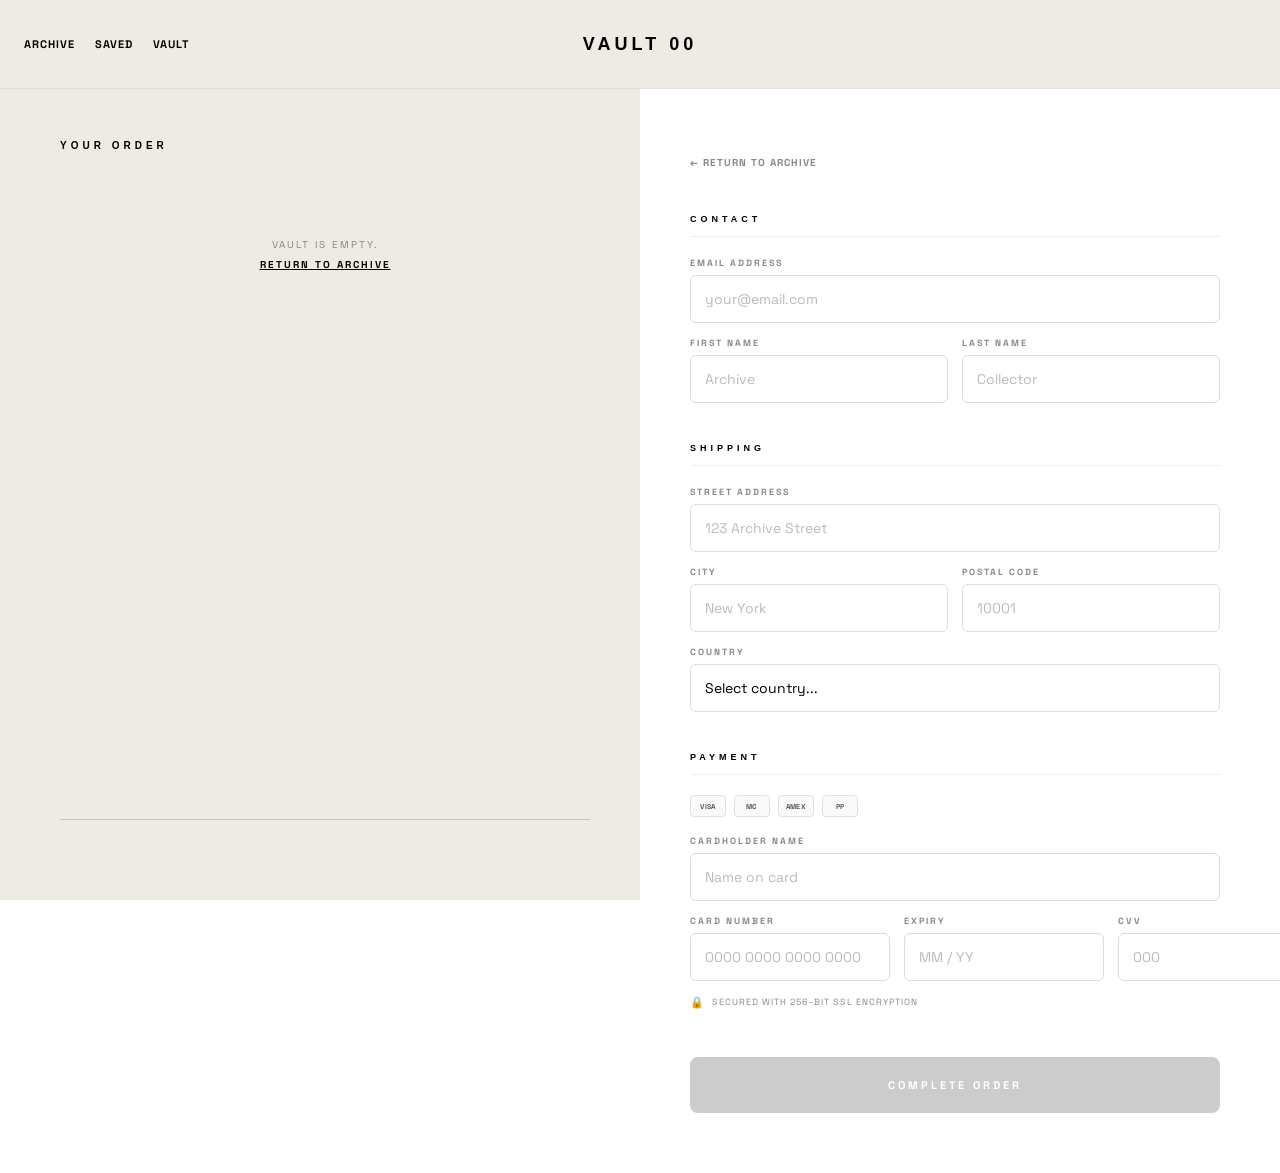
<file: checkout.html>
<!DOCTYPE html>
<html lang="en">
<head>
    <meta charset="UTF-8">
    <meta name="viewport" content="width=device-width, initial-scale=1.0">
    <title>Checkout | VAULT 00</title>
    <link rel="stylesheet" href="style.css">
    <style>
        @import url('https://fonts.googleapis.com/css2?family=Space+Grotesk:wght@300;500;700&family=Syncopate:wght@400;700&display=swap');

        *, *::before, *::after { box-sizing: border-box; }

        body {
            font-family: 'Space Grotesk', sans-serif;
            background: #fff;
            color: #000;
            margin: 0;
            padding-top: 80px;
            -webkit-font-smoothing: antialiased;
            overflow-x: hidden;
        }

        /* ── HEADER ── */
        header {
            position: fixed;
            top: 0;
            width: 100%;
            background: #EEEBE5;
            z-index: 1000;
            border-bottom: 1px solid rgba(0,0,0,0.05);
            padding: 22px 0;
        }
        .header-container {
            max-width: 100%;
            display: grid;
            grid-template-columns: 1fr auto 1fr;
            align-items: center;
            padding: 0 24px;
        }
        .logo {
            grid-column: 2;
            font-family: 'Syncopate', sans-serif;
            font-size: clamp(13px, 2.5vw, 18px);
            font-weight: 700;
            letter-spacing: 4px;
            text-decoration: none;
            color: #000;
            text-align: center;
            text-transform: uppercase;
        }
        nav { grid-column: 1; display: flex; gap: 20px; }
        nav a {
            text-decoration: none;
            color: #000;
            font-size: 11px;
            font-weight: 700;
            text-transform: uppercase;
            letter-spacing: 1px;
            min-height: 44px;
            display: flex;
            align-items: center;
        }

        /* ── TWO-COLUMN LAYOUT ── */
        .checkout-wrapper {
            display: grid;
            grid-template-columns: 1fr 1fr;
            min-height: calc(100vh - 80px);
        }

        /* ── ORDER SUMMARY (LEFT) ── */
        .order-summary {
            background: #EEEBE5;
            padding: 60px 50px 60px 60px;
            position: sticky;
            top: 80px;
            height: calc(100vh - 80px);
            overflow-y: auto;
            display: flex;
            flex-direction: column;
            -webkit-overflow-scrolling: touch;
        }
        .order-summary h2 {
            font-family: 'Syncopate', sans-serif;
            font-size: 10px;
            letter-spacing: 4px;
            text-transform: uppercase;
            margin-bottom: 34px;
            font-weight: 700;
        }

        .summary-items { flex: 1; overflow-y: auto; }

        .summary-item {
            display: flex;
            align-items: center;
            gap: 16px;
            padding: 16px 0;
            border-bottom: 1px solid rgba(0,0,0,0.08);
        }
        .summary-item:first-child { border-top: 1px solid rgba(0,0,0,0.08); }

        .summary-item-img-wrap { position: relative; flex-shrink: 0; }
        .summary-item-img-wrap img {
            width: 64px; height: 64px; object-fit: cover;
            border: 1px solid rgba(0,0,0,0.08);
        }

        .item-qty-badge {
            position: absolute; top: -7px; right: -7px;
            background: #000; color: #fff;
            width: 18px; height: 18px; border-radius: 50%;
            font-size: 9px; font-weight: 700;
            display: flex; align-items: center; justify-content: center;
        }

        .summary-item-info { flex: 1; min-width: 0; }
        .summary-item-info h4 {
            font-size: 10px; font-weight: 700; text-transform: uppercase;
            letter-spacing: 0.5px; margin-bottom: 3px;
            white-space: nowrap; overflow: hidden; text-overflow: ellipsis;
        }
        .summary-item-info p { font-size: 9px; color: #666; letter-spacing: 1px; margin: 0; }
        .summary-item-price { font-size: 12px; font-weight: 700; flex-shrink: 0; }

        .summary-totals { margin-top: 24px; padding-top: 20px; border-top: 1px solid rgba(0,0,0,0.15); }
        .totals-row {
            display: flex; justify-content: space-between; align-items: center;
            margin-bottom: 10px; font-size: 10px; letter-spacing: 1px;
            text-transform: uppercase; color: #555;
        }
        .totals-row.total {
            font-size: 13px; font-weight: 700; color: #000;
            margin-top: 16px; padding-top: 16px;
            border-top: 1px solid rgba(0,0,0,0.15); letter-spacing: 2px;
        }

        .empty-cart-notice {
            text-align: center; padding: 50px 0;
            color: #888; font-size: 10px; letter-spacing: 2px;
            text-transform: uppercase; line-height: 2;
        }
        .empty-cart-notice a { color: #000; font-weight: 700; text-decoration: underline; }

        /* ── FORM (RIGHT) ── */
        .checkout-form-section {
            padding: 60px 60px 60px 50px;
            overflow-y: auto;
            -webkit-overflow-scrolling: touch;
        }

        .return-link {
            display: inline-flex;
            align-items: center;
            margin-bottom: 30px;
            color: #888;
            text-decoration: none;
            font-size: 10px;
            font-weight: 700;
            text-transform: uppercase;
            letter-spacing: 1px;
            min-height: 44px;
        }
        .return-link:hover { color: #000; }

        .form-block { margin-bottom: 40px; }
        .form-block-title {
            font-family: 'Syncopate', sans-serif;
            font-size: 9px; letter-spacing: 4px;
            text-transform: uppercase; font-weight: 700;
            margin-bottom: 20px; padding-bottom: 12px;
            border-bottom: 1px solid #eee;
        }

        .form-row { display: grid; grid-template-columns: 1fr 1fr; gap: 14px; margin-bottom: 14px; }
        .form-row.full { grid-template-columns: 1fr; }

        .form-group { display: flex; flex-direction: column; gap: 6px; }
        .form-group label { font-size: 9px; font-weight: 700; text-transform: uppercase; letter-spacing: 2px; color: #888; }

        .form-group input,
        .form-group select {
            border: 1.5px solid #ddd;
            border-radius: 6px;
            padding: 13px 14px;
            font-size: 14px;
            font-family: 'Space Grotesk', sans-serif;
            color: #000;
            background: #fff;
            outline: none;
            transition: border-color 0.2s;
            appearance: none;
            -webkit-appearance: none;
            min-height: 48px;
        }
        .form-group input::placeholder { color: #bbb; }
        .form-group input:focus,
        .form-group select:focus { border-color: #000; }
        .form-group input.error,
        .form-group select.error { border-color: #e00; }

        .field-error { font-size: 9px; color: #e00; letter-spacing: 1px; text-transform: uppercase; display: none; }
        .field-error.visible { display: block; }

        .card-row { display: grid; grid-template-columns: 2fr 1fr 1fr; gap: 14px; margin-bottom: 14px; }

        .card-icons { display: flex; gap: 8px; margin-bottom: 18px; flex-wrap: wrap; }
        .card-icon {
            width: 36px; height: 22px;
            border: 1px solid #e0e0e0; border-radius: 4px;
            display: flex; align-items: center; justify-content: center;
            font-size: 7px; font-weight: 700; color: #555; background: #fafafa;
            letter-spacing: 0.3px;
        }

        .secure-badge {
            display: flex; align-items: center; gap: 7px;
            font-size: 9px; letter-spacing: 1px; text-transform: uppercase; color: #888; margin-top: 14px;
        }
        .secure-badge::before { content: "🔒"; font-size: 11px; }

        .submit-btn {
            width: 100%; background: #000; color: #fff;
            border: 2px solid #000; border-radius: 8px;
            padding: 18px; font-family: 'Space Grotesk', sans-serif;
            font-size: 11px; font-weight: 700; text-transform: uppercase;
            letter-spacing: 3px; cursor: pointer;
            transition: background 0.3s;
            margin-top: 8px; min-height: 56px;
        }
        .submit-btn:hover { background: #222; }
        .submit-btn:disabled { background: #ccc; border-color: #ccc; cursor: not-allowed; }

        /* ── CONFIRMATION SCREEN ── */
        #checkout-screen {
            display: none;
            position: fixed; top: 0; left: 0;
            width: 100%; height: 100%;
            background: #EEEBE5;
            z-index: 9999;
            flex-direction: column;
            justify-content: center;
            align-items: center;
            text-align: center;
            padding: 20px;
        }
        #checkout-screen h1 {
            font-family: 'Syncopate', sans-serif;
            font-size: clamp(2rem, 10vw, 5rem);
            letter-spacing: clamp(6px, 3vw, 20px);
            text-transform: uppercase;
            animation: fadeUp 0.8s cubic-bezier(0.22,1,0.36,1) forwards;
            opacity: 0;
        }
        #checkout-screen p {
            font-size: clamp(9px, 2.5vw, 11px);
            text-transform: uppercase; letter-spacing: 3px;
            margin-top: 16px; color: #555;
            animation: fadeUp 0.8s 0.2s cubic-bezier(0.22,1,0.36,1) forwards;
            opacity: 0;
        }
        #checkout-screen .order-ref {
            font-size: 10px; letter-spacing: 3px; color: #888;
            margin-top: 10px; text-transform: uppercase;
            animation: fadeUp 0.8s 0.35s cubic-bezier(0.22,1,0.36,1) forwards;
            opacity: 0;
        }
        @keyframes fadeUp {
            from { opacity:0; transform:translateY(20px); }
            to   { opacity:1; transform:translateY(0); }
        }

        /* ── TOAST ── */
        #toast-container {
            position: fixed; bottom: 24px; left: 50%; transform: translateX(-50%);
            z-index: 10005; display: flex; flex-direction: column; align-items: center;
            gap: 8px; width: 90%; max-width: 340px;
        }
        .toast {
            background: #EEEBE5; color: #000; padding: 12px 24px;
            font-size: 10px; font-weight: bold; letter-spacing: 2px; text-transform: uppercase;
            border-radius: 50px; box-shadow: 0 4px 15px rgba(0,0,0,0.08);
            opacity: 0; transform: translateY(20px);
            transition: all 0.4s cubic-bezier(0.175,0.885,0.32,1.275);
            text-align: center; width: 100%;
        }
        .toast.show { opacity:1; transform:translateY(0); }

        /* ── PAGE TRANSITION ── */
        #page-transition {
            position:fixed; inset:0; background:#EEEBE5; z-index:99999;
            pointer-events:none; opacity:1;
            transition:opacity 0.45s cubic-bezier(0.22,1,0.36,1);
        }
        #page-transition.gone { opacity:0; }

        /* ═══════════════════════════
           TABLET (max 900px)
        ═══════════════════════════ */
        @media (max-width: 900px) {
            .checkout-wrapper { grid-template-columns: 1fr; }
            .order-summary {
                position: relative; top: 0;
                height: auto; padding: 40px 24px;
            }
            .checkout-form-section { padding: 40px 24px 60px; }
        }

        /* ═══════════════════════════
           MOBILE (max 600px)
        ═══════════════════════════ */
        @media (max-width: 600px) {
            body { padding-top: 70px; }
            header { padding: 16px 0; }
            .header-container { padding: 0 16px; }
            nav { gap: 14px; }
            nav a { font-size: 10px; letter-spacing: 0.5px; }
            .logo { font-size: 12px; letter-spacing: 2px; }

            .order-summary { padding: 28px 16px; }
            .order-summary h2 { font-size: 9px; margin-bottom: 24px; }

            .summary-item-img-wrap img { width: 52px; height: 52px; }
            .summary-item-info h4 { font-size: 9px; }

            .checkout-form-section { padding: 28px 16px 50px; }

            .form-row { grid-template-columns: 1fr; gap: 12px; }
            .card-row { grid-template-columns: 1fr; gap: 12px; }

            .form-group input,
            .form-group select { font-size: 16px; /* prevents iOS zoom */ }

            .submit-btn { font-size: 10px; letter-spacing: 2px; }
        }

        @media (max-width: 380px) {
            nav { gap: 10px; }
            nav a { font-size: 9px; }
            .logo { font-size: 10px; }
        }
    </style>
</head>
<body>

<div id="page-transition"></div>
<div id="toast-container"></div>

<div id="checkout-screen">
    <h1>VAULTED</h1>
    <p>Your order is being processed.</p>
    <div class="order-ref" id="order-ref"></div>
</div>

<header>
    <div class="header-container">
        <nav>
            <a href="index.html" class="nav-link">Archive</a>
            <a href="wishlist.html" class="nav-link">Saved</a>
            <a href="index.html" class="nav-link">Vault</a>
        </nav>
        <a href="index.html" class="logo nav-link">VAULT 00</a>
        <div></div>
    </div>
</header>

<div class="checkout-wrapper">

    <!-- ORDER SUMMARY -->
    <div class="order-summary">
        <h2>Your Order</h2>
        <div class="summary-items" id="summary-items"></div>
        <div class="summary-totals" id="summary-totals"></div>
    </div>

    <!-- FORM -->
    <div class="checkout-form-section">
        <a href="index.html" class="return-link nav-link">← Return to Archive</a>

        <form id="checkout-form" novalidate>

            <!-- CONTACT -->
            <div class="form-block">
                <div class="form-block-title">Contact</div>
                <div class="form-row full">
                    <div class="form-group">
                        <label>Email Address</label>
                        <input type="email" id="email" placeholder="your@email.com" autocomplete="email">
                        <span class="field-error" id="email-error">Valid email required</span>
                    </div>
                </div>
                <div class="form-row">
                    <div class="form-group">
                        <label>First Name</label>
                        <input type="text" id="first-name" placeholder="Archive" autocomplete="given-name">
                        <span class="field-error" id="first-name-error">Required</span>
                    </div>
                    <div class="form-group">
                        <label>Last Name</label>
                        <input type="text" id="last-name" placeholder="Collector" autocomplete="family-name">
                        <span class="field-error" id="last-name-error">Required</span>
                    </div>
                </div>
            </div>

            <!-- SHIPPING -->
            <div class="form-block">
                <div class="form-block-title">Shipping</div>
                <div class="form-row full">
                    <div class="form-group">
                        <label>Street Address</label>
                        <input type="text" id="address" placeholder="123 Archive Street" autocomplete="street-address">
                        <span class="field-error" id="address-error">Required</span>
                    </div>
                </div>
                <div class="form-row">
                    <div class="form-group">
                        <label>City</label>
                        <input type="text" id="city" placeholder="New York" autocomplete="address-level2">
                        <span class="field-error" id="city-error">Required</span>
                    </div>
                    <div class="form-group">
                        <label>Postal Code</label>
                        <input type="text" id="postal" placeholder="10001" autocomplete="postal-code">
                        <span class="field-error" id="postal-error">Required</span>
                    </div>
                </div>
                <div class="form-row full">
                    <div class="form-group">
                        <label>Country</label>
                        <select id="country" autocomplete="country">
                            <option value="">Select country...</option>
                            <option value="SE">Sweden</option>
                            <option value="US">United States</option>
                            <option value="GB">United Kingdom</option>
                            <option value="DE">Germany</option>
                            <option value="FR">France</option>
                            <option value="IT">Italy</option>
                            <option value="ES">Spain</option>
                            <option value="NL">Netherlands</option>
                            <option value="BE">Belgium</option>
                            <option value="DK">Denmark</option>
                            <option value="NO">Norway</option>
                            <option value="FI">Finland</option>
                            <option value="CA">Canada</option>
                            <option value="AU">Australia</option>
                            <option value="JP">Japan</option>
                        </select>
                        <span class="field-error" id="country-error">Required</span>
                    </div>
                </div>
            </div>

            <!-- PAYMENT -->
            <div class="form-block">
                <div class="form-block-title">Payment</div>
                <div class="card-icons">
                    <div class="card-icon">VISA</div>
                    <div class="card-icon">MC</div>
                    <div class="card-icon">AMEX</div>
                    <div class="card-icon">PP</div>
                </div>
                <div class="form-row full">
                    <div class="form-group">
                        <label>Cardholder Name</label>
                        <input type="text" id="card-name" placeholder="Name on card" autocomplete="cc-name">
                        <span class="field-error" id="card-name-error">Required</span>
                    </div>
                </div>
                <div class="card-row">
                    <div class="form-group">
                        <label>Card Number</label>
                        <input type="text" id="card-number" placeholder="0000 0000 0000 0000" maxlength="19" autocomplete="cc-number" inputmode="numeric">
                        <span class="field-error" id="card-number-error">Valid number required</span>
                    </div>
                    <div class="form-group">
                        <label>Expiry</label>
                        <input type="text" id="card-expiry" placeholder="MM / YY" maxlength="7" autocomplete="cc-exp" inputmode="numeric">
                        <span class="field-error" id="card-expiry-error">Required</span>
                    </div>
                    <div class="form-group">
                        <label>CVV</label>
                        <input type="text" id="card-cvv" placeholder="000" maxlength="4" autocomplete="cc-csc" inputmode="numeric">
                        <span class="field-error" id="card-cvv-error">Required</span>
                    </div>
                </div>
                <div class="secure-badge">Secured with 256-bit SSL encryption</div>
            </div>

            <button type="submit" class="submit-btn" id="submit-btn">Complete Order</button>
        </form>
    </div>
</div>

<script>
    /* ── PAGE TRANSITIONS ── */
    window.addEventListener('DOMContentLoaded', () => {
        const ov = document.getElementById('page-transition');
        requestAnimationFrame(() => requestAnimationFrame(() => ov.classList.add('gone')));
        document.querySelectorAll('a.nav-link').forEach(link => {
            link.addEventListener('click', function(e) {
                const href = this.getAttribute('href');
                if (href && !href.startsWith('#')) { e.preventDefault(); navigateTo(href); }
            });
        });
    });

    function navigateTo(href) {
        document.getElementById('page-transition').classList.remove('gone');
        setTimeout(() => { window.location.href = href; }, 130);
    }

    /* ── ORDER SUMMARY ── */
    let cart = JSON.parse(localStorage.getItem('vaultCart')) || [];

    function renderSummary() {
        const itemsEl = document.getElementById('summary-items');
        const totalsEl = document.getElementById('summary-totals');

        if (cart.length === 0) {
            itemsEl.innerHTML = `<div class="empty-cart-notice">Vault is empty.<br><a href="index.html" class="nav-link">Return to archive</a></div>`;
            totalsEl.innerHTML = '';
            document.getElementById('submit-btn').disabled = true;
            return;
        }

        const grouped = cart.reduce((acc, item) => {
            if (acc[item.title]) acc[item.title].qty++;
            else acc[item.title] = { ...item, qty: 1 };
            return acc;
        }, {});

        itemsEl.innerHTML = Object.values(grouped).map(item => `
            <div class="summary-item">
                <div class="summary-item-img-wrap">
                    <img src="${item.img}" alt="${item.title}" loading="lazy">
                    <span class="item-qty-badge">${item.qty}</span>
                </div>
                <div class="summary-item-info">
                    <h4>${item.title}</h4>
                    <p>${item.price} each</p>
                </div>
                <div class="summary-item-price">${(parseInt(item.price)||0)*item.qty}€</div>
            </div>
        `).join('');

        const subtotal = cart.reduce((s,p) => s+(parseInt(p.price)||0), 0);
        totalsEl.innerHTML = `
            <div class="totals-row"><span>Subtotal</span><span>${subtotal}€</span></div>
            <div class="totals-row"><span>Shipping</span><span>Free</span></div>
            <div class="totals-row total"><span>Total</span><span>${subtotal}€</span></div>
        `;

        // Re-attach nav links
        itemsEl.querySelectorAll('a.nav-link').forEach(link => {
            link.addEventListener('click', function(e) {
                const href = this.getAttribute('href');
                if (href && !href.startsWith('#')) { e.preventDefault(); navigateTo(href); }
            });
        });
    }

    /* ── INPUT FORMATTING ── */
    document.getElementById('card-number').addEventListener('input', function() {
        let v = this.value.replace(/\D/g,'').substring(0,16);
        this.value = v.match(/.{1,4}/g)?.join(' ') || v;
    });
    document.getElementById('card-expiry').addEventListener('input', function() {
        let v = this.value.replace(/\D/g,'').substring(0,4);
        if (v.length >= 3) v = v.substring(0,2)+' / '+v.substring(2);
        this.value = v;
    });
    document.getElementById('card-cvv').addEventListener('input', function() {
        this.value = this.value.replace(/\D/g,'').substring(0,4);
    });

    /* ── TOAST ── */
    function showToast(msg) {
        const c = document.getElementById('toast-container');
        const t = document.createElement('div');
        t.className = 'toast'; t.innerText = msg; c.appendChild(t);
        setTimeout(() => t.classList.add('show'), 100);
        setTimeout(() => { t.classList.remove('show'); setTimeout(() => t.remove(), 400); }, 2500);
    }

    /* ── VALIDATION ── */
    function validateField(id, ok, errId) {
        const f = document.getElementById(id);
        const e = document.getElementById(errId);
        if (!ok) { f.classList.add('error'); e.classList.add('visible'); return false; }
        f.classList.remove('error'); e.classList.remove('visible'); return true;
    }

    function validateForm() {
        const v = (id) => document.getElementById(id).value.trim();
        return [
            validateField('email',       /^[^\s@]+@[^\s@]+\.[^\s@]+$/.test(v('email')),         'email-error'),
            validateField('first-name',  v('first-name').length > 0,                              'first-name-error'),
            validateField('last-name',   v('last-name').length > 0,                               'last-name-error'),
            validateField('address',     v('address').length > 0,                                 'address-error'),
            validateField('city',        v('city').length > 0,                                    'city-error'),
            validateField('postal',      v('postal').length > 0,                                  'postal-error'),
            validateField('country',     v('country') !== '',                                     'country-error'),
            validateField('card-name',   v('card-name').length > 0,                               'card-name-error'),
            validateField('card-number', v('card-number').replace(/\s/g,'').length === 16,        'card-number-error'),
            validateField('card-expiry', v('card-expiry').length >= 6,                            'card-expiry-error'),
            validateField('card-cvv',    v('card-cvv').length >= 3,                               'card-cvv-error'),
        ].every(Boolean);
    }

    /* ── FORM SUBMIT ── */
    document.getElementById('checkout-form').addEventListener('submit', function(e) {
        e.preventDefault();
        if (cart.length === 0) { showToast("Your vault is empty"); return; }
        if (!validateForm()) { showToast("Please fill all fields"); return; }
        const ref = 'V00-' + Math.random().toString(36).substring(2,8).toUpperCase();
        document.getElementById('order-ref').innerText = 'Order ' + ref;
        document.getElementById('checkout-screen').style.display = 'flex';
        localStorage.setItem('vaultCart', JSON.stringify([]));
        setTimeout(() => navigateTo('index.html'), 3500);
    });

    /* ── CLEAR ERRORS ON INPUT ── */
    document.querySelectorAll('input, select').forEach(f => {
        f.addEventListener('input', () => {
            f.classList.remove('error');
            const e = document.getElementById(f.id + '-error');
            if (e) e.classList.remove('visible');
        });
    });

    renderSummary();
</script>
</body>
</html>
</file>
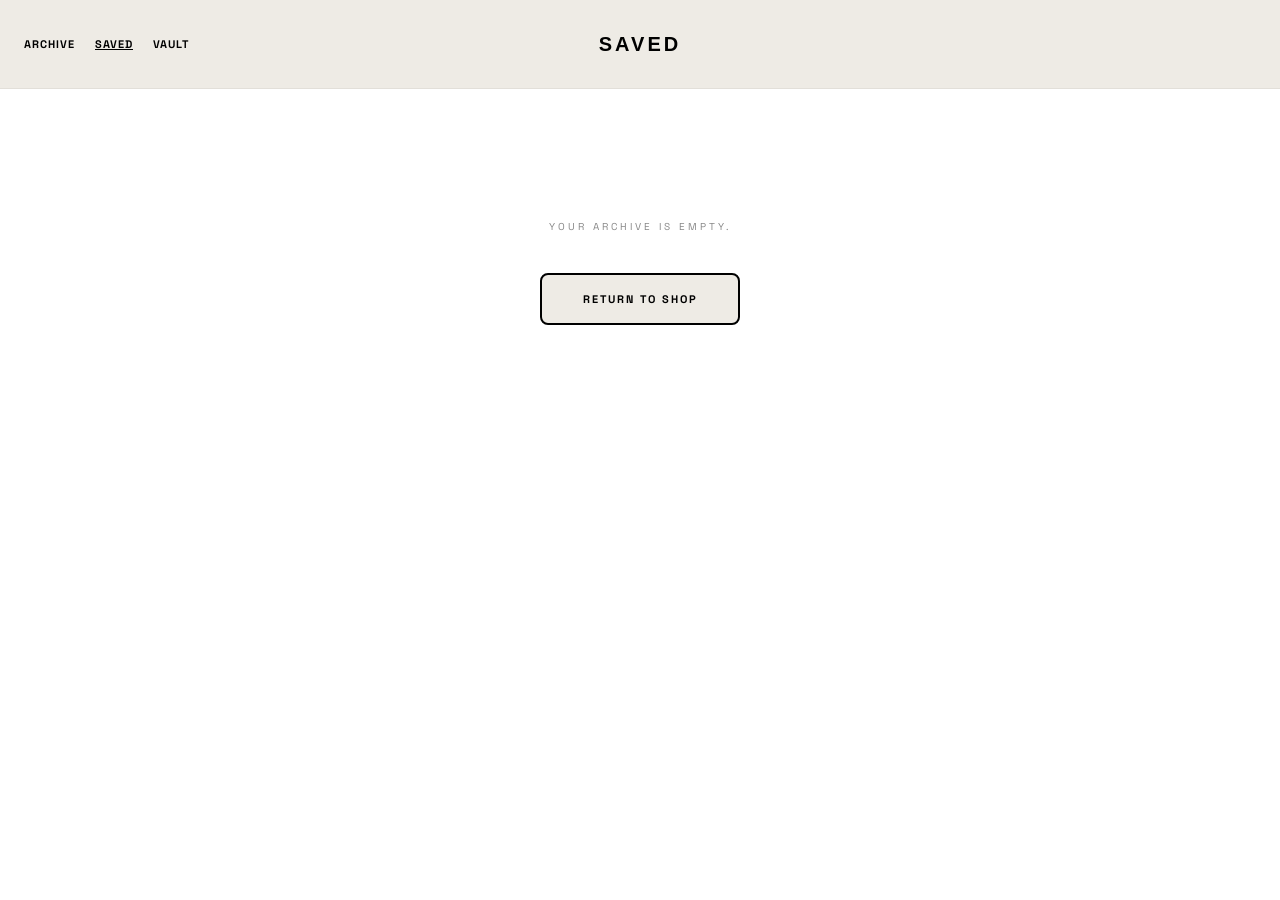
<file: wishlist.html>
<!DOCTYPE html>
<html lang="en">
<head>
    <meta charset="UTF-8">
    <meta name="viewport" content="width=device-width, initial-scale=1.0">
    <title>Saved Archive | VAULT 00</title>
    <link rel="stylesheet" href="style.css">
    <style>
        @import url('https://fonts.googleapis.com/css2?family=Space+Grotesk:wght@300;500;700&family=Syncopate:wght@400;700&display=swap');

        *, *::before, *::after { box-sizing: border-box; }

        body {
            font-family: 'Space Grotesk', sans-serif;
            margin: 0;
            background: #fff;
            padding-top: 80px;
            -webkit-font-smoothing: antialiased;
            overflow-x: hidden;
        }

        /* ── HEADER ── */
        header {
            position: fixed;
            top: 0;
            width: 100%;
            background: #EEEBE5;
            z-index: 1000;
            border-bottom: 1px solid rgba(0,0,0,0.05);
            padding: 22px 0;
        }
        .header-container {
            max-width: 100%;
            margin: 0 auto;
            display: grid;
            grid-template-columns: 1fr auto 1fr;
            align-items: center;
            padding: 0 24px;
        }
        .logo {
            grid-column: 2;
            font-family: 'Syncopate', sans-serif;
            font-size: clamp(14px, 3vw, 20px);
            font-weight: 700;
            letter-spacing: 3px;
            text-decoration: none;
            color: #000;
            text-align: center;
            text-transform: uppercase;
        }
        nav {
            grid-column: 1;
            display: flex;
            gap: 20px;
            justify-content: flex-start;
        }
        nav a {
            text-decoration: none;
            color: #000;
            font-size: 11px;
            font-weight: 700;
            text-transform: uppercase;
            letter-spacing: 1px;
            min-height: 44px;
            display: flex;
            align-items: center;
        }

        /* ── CONTAINER ── */
        .container {
            max-width: 1200px;
            margin: 0 auto;
            padding: 40px 24px 80px;
        }

        /* ── ACTION BUTTONS ── */
        #wishlist-actions {
            display: flex;
            justify-content: flex-end;
            gap: 12px;
            margin-bottom: 50px;
            flex-wrap: wrap;
        }

        .pill-btn {
            background: #EEEBE5;
            color: #000;
            border: 1px solid #000;
            padding: 14px 30px;
            font-size: 10px;
            font-weight: 700;
            letter-spacing: 2px;
            text-transform: uppercase;
            border-radius: 50px;
            cursor: pointer;
            transition: all 0.3s ease;
            min-height: 44px;
            white-space: nowrap;
        }
        .pill-btn:hover { background: #e5e2db; transform: translateY(-2px); }

        /* ── PRODUCT GRID ── */
        #wishlist-grid {
            display: grid;
            grid-template-columns: repeat(auto-fill, minmax(260px, 1fr));
            column-gap: 30px;
            row-gap: 60px;
            transition: opacity 0.3s;
        }

        .product-card { position: relative; background: #fff; }

        .image-container {
            position: relative;
            width: 100%;
            margin-bottom: 16px;
            overflow: hidden;
        }

        .product-image {
            width: 100%;
            height: auto;
            object-fit: cover;
            display: block;
            transition: transform 0.5s ease;
        }
        .image-container:hover .product-image { transform: scale(1.04); }

        /* Shimmer */
        .image-container::after {
            content:""; position:absolute; top:0; left:-150%; width:100%; height:100%;
            background:linear-gradient(90deg,transparent,rgba(255,255,255,0.4),transparent);
            transform:skewX(-25deg); transition:0.6s; pointer-events:none;
        }
        .image-container:hover::after { left:150%; }

        /* Heart */
        .heart-btn {
            background: #fff;
            border: none;
            cursor: pointer;
            font-size: 16px;
            color: red;
            position: absolute;
            top: 12px;
            right: 12px;
            z-index: 10;
            border-radius: 50%;
            width: 36px;
            height: 36px;
            display: flex;
            align-items: center;
            justify-content: center;
            box-shadow: 0 2px 8px rgba(0,0,0,0.1);
            min-width: 44px;
            min-height: 44px;
            width: 44px;
            height: 44px;
        }

        /* Quick Add */
        .quick-add-btn {
            position: absolute;
            bottom: 12px;
            left: 50%;
            transform: translateX(-50%);
            background-color: #EEEBE5;
            color: #000;
            padding: 9px 18px;
            border: 1px solid #000;
            border-radius: 50px;
            font-weight: bold;
            font-size: 10px;
            letter-spacing: 1px;
            text-transform: uppercase;
            cursor: pointer;
            transition: opacity 0.3s ease, background-color 0.3s ease;
            opacity: 0;
            white-space: nowrap;
            z-index: 10;
            min-height: 36px;
        }
        .image-container:hover .quick-add-btn { opacity: 1; }
        .quick-add-btn:hover { background-color: #D6D3CC; }

        /* View btn — matches .add-btn from index */
        .view-btn {
            background-color: #EEEBE5;
            color: #000;
            text-decoration: none;
            display: flex;
            align-items: center;
            justify-content: center;
            text-align: center;
            padding: 16px 0;
            font-size: 11px;
            font-weight: 700;
            text-transform: uppercase;
            letter-spacing: 2px;
            border: 2px solid #000;
            border-radius: 8px;
            cursor: pointer;
            margin-top: 14px;
            transition: background-color 0.3s;
            font-family: inherit;
            width: 100%;
            min-height: 52px;
        }
        .view-btn:hover { background-color: #D1CEC7; }

        /* ── CART SIDEBAR ── */
        .cart-sidebar {
            position: fixed;
            right: -100%;
            top: 0;
            width: 100%;
            max-width: 400px;
            height: 100%;
            background: white;
            box-shadow: -10px 0 30px rgba(0,0,0,0.1);
            transition: 0.4s ease;
            z-index: 10002;
            padding: 24px;
            display: flex;
            flex-direction: column;
        }
        .cart-sidebar.open { right: 0; }
        .overlay { position:fixed; top:0; left:0; width:100%; height:100%; background:rgba(0,0,0,0.3); display:none; z-index:10001; }
        .overlay.active { display:block; }

        /* ── TOAST ── */
        #toast-container {
            position: fixed;
            bottom: 24px;
            left: 50%;
            transform: translateX(-50%);
            z-index: 10005;
            display: flex;
            flex-direction: column;
            align-items: center;
            gap: 8px;
            width: 90%;
            max-width: 340px;
        }
        .toast {
            background: #EEEBE5; color: #000; padding: 12px 24px;
            font-size: 10px; font-weight: bold; letter-spacing: 2px; text-transform: uppercase;
            border-radius: 50px; box-shadow: 0 4px 15px rgba(0,0,0,0.08);
            opacity: 0; transform: translateY(20px);
            transition: all 0.4s cubic-bezier(0.175,0.885,0.32,1.275);
            text-align: center; width: 100%;
        }
        .toast.show { opacity: 1; transform: translateY(0); }

        /* ── PAGE TRANSITION ── */
        #page-transition {
            position:fixed; inset:0; background:#EEEBE5; z-index:99999;
            pointer-events:none; opacity:1;
            transition:opacity 0.12s cubic-bezier(0.22,1,0.36,1);
        }
        #page-transition.gone { opacity:0; }

        /* ═══════════════════════════
           TABLET (max 900px)
        ═══════════════════════════ */
        @media (max-width: 900px) {
            #wishlist-grid { grid-template-columns: repeat(2, 1fr); column-gap: 20px; row-gap: 40px; }
        }

        /* ═══════════════════════════
           MOBILE (max 600px)
        ═══════════════════════════ */
        @media (max-width: 600px) {
            body { padding-top: 70px; }
            header { padding: 16px 0; }
            .header-container { padding: 0 16px; }
            nav { gap: 14px; }
            nav a { font-size: 10px; letter-spacing: 0.5px; }
            .logo { font-size: 13px; letter-spacing: 2px; }

            .container { padding: 28px 14px 60px; }

            #wishlist-actions {
                justify-content: stretch;
                margin-bottom: 32px;
            }
            .pill-btn {
                flex: 1;
                text-align: center;
                padding: 13px 12px;
                font-size: 9px;
                letter-spacing: 1px;
            }

            #wishlist-grid {
                grid-template-columns: repeat(2, 1fr);
                column-gap: 12px;
                row-gap: 30px;
            }

            /* Always show quick-add on mobile */
            .quick-add-btn { opacity: 1; font-size: 8px; padding: 7px 10px; bottom: 8px; }

            .heart-btn { top: 8px; right: 8px; }

            .view-btn { font-size: 9px; padding: 12px 0; letter-spacing: 1px; border-radius: 6px; min-height: 44px; }

            .cart-sidebar { max-width: 100%; padding: 20px 16px; }
        }

        @media (max-width: 380px) {
            nav { gap: 10px; }
            nav a { font-size: 9px; }
            .logo { font-size: 11px; }
            #wishlist-grid { column-gap: 8px; }
            .pill-btn { font-size: 8px; padding: 12px 8px; }
        }
    </style>
</head>
<body>

<div id="page-transition"></div>
<div id="toast-container"></div>

<header>
    <div class="header-container">
        <nav>
            <a href="index.html" class="nav-link">Archive</a>
            <a href="wishlist.html" style="text-decoration:underline;" class="nav-link">Saved</a>
            <a href="#" onclick="toggleVault()">Vault</a>
        </nav>
        <a href="index.html" class="logo nav-link">SAVED</a>
        <div></div>
    </div>
</header>

<main class="container">
    <div id="wishlist-actions">
        <button onclick="clearSaved()" class="pill-btn">Clear All</button>
        <button onclick="moveAllToVault()" class="pill-btn">Move All to Vault</button>
    </div>

    <div id="wishlist-grid"></div>

    <div id="empty-state" style="display:none; text-align:center; margin-top:100px;">
        <p style="letter-spacing:3px; color:#888; text-transform:uppercase; font-size:10px;">Your archive is empty.</p>
        <a href="index.html" class="view-btn nav-link" style="width:200px; margin:40px auto 0; display:flex;">Return to Shop</a>
    </div>
</main>

<!-- CART SIDEBAR -->
<div id="cart-sidebar" class="cart-sidebar">
    <div style="display:flex; justify-content:space-between; align-items:center; border-bottom:1px solid #eee; padding-bottom:18px; flex-shrink:0;">
        <h2 style="font-size:13px; letter-spacing:2px; margin:0; text-transform:uppercase;">Your Vault</h2>
        <button onclick="toggleVault()" style="font-size:20px; background:none; border:none; cursor:pointer; min-width:44px; min-height:44px; display:flex; align-items:center; justify-content:center;">✕</button>
    </div>
    <div id="cart-items" style="flex-grow:1; overflow-y:auto; padding:16px 0; -webkit-overflow-scrolling:touch;"></div>
    <div style="border-top:1px solid #eee; padding-top:16px; flex-shrink:0;">
        <div style="display:flex; justify-content:space-between; font-weight:bold; font-size:13px; margin-bottom:16px;">
            <span>TOTAL</span><span id="cart-total">0€</span>
        </div>
        <button class="view-btn" onclick="navigateTo('checkout.html')">Checkout</button>
    </div>
</div>
<div class="overlay" id="overlay" onclick="toggleVault()"></div>

<script>
    /* ── PAGE TRANSITIONS ── */
    window.addEventListener('DOMContentLoaded', () => {
        const ov = document.getElementById('page-transition');
        requestAnimationFrame(() => requestAnimationFrame(() => ov.classList.add('gone')));
        document.querySelectorAll('a.nav-link').forEach(link => {
            link.addEventListener('click', function(e) {
                const href = this.getAttribute('href');
                if (href && !href.startsWith('#')) { e.preventDefault(); navigateTo(href); }
            });
        });
    });

    function navigateTo(href) {
        document.getElementById('page-transition').classList.remove('gone');
        setTimeout(() => { window.location.href = href; }, 130);
    }

    const productData = {
        jeans:      { title:"True Religion 'Joey' Jeans",    price:"119€", img:"https://images1.vinted.net/t/05_020fc_dx7GEawe9mgn4zsFtEXhfAYW/f800/1771499936.webp?s=199378153d9d8bf17c84dc2f824d4278d86e0fb3" },
        polo:       { title:"Polo RL 'Chicago' Polo",         price:"179€", img:"https://i.ebayimg.com/images/g/RSsAAOSwxC1mnr6A/s-l1200.jpg" },
        shoes:      { title:"Maison Margiela 'GAT' Navy",     price:"399€", img:"https://www.maisonmargiela.com/dw/image/v2/AAPK_PRD/on/demandware.static/-/Sites-margiela-master-catalog/default/dwe46c6f08/images/large/S57WS0236_P1895_T6065_D.jpg?sw=1024&q=80" },
        shirt:      { title:"AMI PARIS 'HEART' TEE",          price:"79€",  img:"https://i.ibb.co/YTPs5k3P/IMG-9489.jpg" },
        navyhoodie: { title:"Polo Ralph Lauren Hoodie",       price:"79€",  img:"https://cdn.plick.es/item_image/yaxABJPzkYNLqDOvXGjz8p6543R2nKGrMZgmpoVb/w1125_q90.webp" },
        'shoes-heel': { title:"Maison Margiela 'GAT' Heel",   price:"399€", img:"https://www.maisonmargiela.com/dw/image/v2/AAPK_PRD/on/demandware.static/-/Sites-margiela-master-catalog/default/dw357ce1f5/images/large/S57WS0236_P1895_T6065_R.jpg?sw=1024&q=80" }
    };

    function toggleVault() {
        document.getElementById('cart-sidebar').classList.toggle('open');
        document.getElementById('overlay').classList.toggle('active');
        if (document.getElementById('cart-sidebar').classList.contains('open')) renderVaultItems();
    }

    function renderVaultItems() {
        const ci = document.getElementById('cart-items');
        const ct = document.getElementById('cart-total');
        const cart = JSON.parse(localStorage.getItem('vaultCart')) || [];
        if (cart.length === 0) {
            ci.innerHTML = '<p style="text-align:center; font-size:10px; color:#888; letter-spacing:1px; margin-top:40px; text-transform:uppercase;">Vault is empty</p>';
            ct.innerText = "0€"; return;
        }
        ci.innerHTML = cart.map(item => `
            <div style="display:flex; gap:12px; align-items:center; margin-bottom:18px;">
                <img src="${item.img}" style="width:42px; height:42px; object-fit:cover; flex-shrink:0; border-radius:2px;">
                <div>
                    <p style="margin:0; font-size:10px; font-weight:bold; text-transform:uppercase; line-height:1.3;">${item.title}</p>
                    <p style="margin:4px 0 0; font-size:10px; color:#888;">${item.price}</p>
                </div>
            </div>
        `).join('');
        ct.innerText = cart.reduce((s,i) => s+(parseInt(i.price.replace('€',''))||0), 0) + "€";
    }

    function quickAddToVault(id) {
        const item = productData[id];
        if (!item) return;
        let cart = JSON.parse(localStorage.getItem('vaultCart')) || [];
        cart.push(item);
        localStorage.setItem('vaultCart', JSON.stringify(cart));
        showToast("Added to Vault");
    }

    function showToast(msg) {
        const c = document.getElementById('toast-container');
        const t = document.createElement('div');
        t.className = 'toast'; t.innerText = msg; c.appendChild(t);
        setTimeout(() => t.classList.add('show'), 100);
        setTimeout(() => { t.classList.remove('show'); setTimeout(() => t.remove(), 400); }, 2500);
    }

    function renderWishlist() {
        const savedIds = JSON.parse(localStorage.getItem('vaultWishlist')) || [];
        const grid = document.getElementById('wishlist-grid');
        const empty = document.getElementById('empty-state');
        const actions = document.getElementById('wishlist-actions');

        if (savedIds.length === 0) {
            grid.style.display = 'none';
            actions.style.display = 'none';
            empty.style.display = 'block';
            return;
        }
        grid.style.display = 'grid';
        actions.style.display = 'flex';
        empty.style.display = 'none';

        grid.innerHTML = savedIds.map(id => {
            const item = productData[id]; if (!item) return '';
            return `
                <div class="product-card">
                    <div class="image-container">
                        <button class="heart-btn" onclick="removeFromWishlist('${id}')">❤</button>
                        <a href="product.html?id=${id}" class="nav-link" style="display:block;">
                            <img src="${item.img}" class="product-image" loading="lazy">
                        </a>
                        <button class="quick-add-btn" onclick="quickAddToVault('${id}')">+ Add</button>
                    </div>
                    <h3 style="font-size:12px; margin:0 0 4px; font-weight:700; text-transform:uppercase; line-height:1.3;">${item.title}</h3>
                    <div style="font-weight:bold; font-size:12px; margin-bottom:2px;">${item.price}</div>
                    <a href="product.html?id=${id}" class="view-btn nav-link">View Item</a>
                </div>
            `;
        }).join('');

        // Re-attach nav listeners after render
        grid.querySelectorAll('a.nav-link').forEach(link => {
            link.addEventListener('click', function(e) {
                const href = this.getAttribute('href');
                if (href && !href.startsWith('#')) { e.preventDefault(); navigateTo(href); }
            });
        });
    }

    function removeFromWishlist(id) {
        let saved = JSON.parse(localStorage.getItem('vaultWishlist')) || [];
        saved = saved.filter(s => s !== id);
        localStorage.setItem('vaultWishlist', JSON.stringify(saved));
        renderWishlist();
        showToast("Item Removed");
    }

    function clearSaved() {
        if (confirm("Empty your saved archive?")) {
            localStorage.setItem('vaultWishlist', JSON.stringify([]));
            renderWishlist();
            showToast("Archive Cleared");
        }
    }

    function moveAllToVault() {
        const ids = JSON.parse(localStorage.getItem('vaultWishlist')) || [];
        if (!ids.length) return;
        let cart = JSON.parse(localStorage.getItem('vaultCart')) || [];
        ids.forEach(id => { if (productData[id]) cart.push(productData[id]); });
        localStorage.setItem('vaultCart', JSON.stringify(cart));
        localStorage.setItem('vaultWishlist', JSON.stringify([]));
        showToast("Vault Updated");
        setTimeout(() => navigateTo('index.html'), 800);
    }

    renderWishlist();
</script>
</body>
</html>
</file>
<file: style.css>
/* 1. IMPORT DESIGNER FONTS */
@import url('https://fonts.googleapis.com/css2?family=Space+Grotesk:wght@300;500;700&family=Syncopate:wght@400;700&display=swap');

:root {
    --vault-beige: #EEEBE5;
    --vault-beige-hover: #D1CEC7; 
    --vault-black: #000000;
    --header-font: 'Syncopate', sans-serif;
    --body-font: 'Space Grotesk', sans-serif;
}

/* 2. GLOBAL RESET & BODY SPACING */
* {
    margin: 0;
    padding: 0;
    box-sizing: border-box;
}

body { 
    background-color: #fff; 
    overflow-x: hidden;
    font-family: var(--body-font);
    -webkit-font-smoothing: antialiased;
    color: var(--vault-black);
    /* Pushes the entire website content down by 350px 
        so it is ALWAYS clear of the header. */
    padding-top: 80px; 
}

/* 3. THE HEADER WRAPPER */
.header-wrapper {
    position: fixed;
    top: 0;
    left: 0;
    width: 100%;
    height: 180px; 
    background-color: var(--vault-beige);
    z-index: 1000;
    display: flex;
    flex-direction: column;
    justify-content: center; /* This centers the Hero container vertically */
    align-items: center; 
    transition: all 0.5s cubic-bezier(0.4, 0, 0.2, 1);
    border-bottom: 1px solid rgba(0,0,0,0.05);
}

/* 4. NAVIGATION - Locked to Top Left */
.navbar {
    position: absolute;
    top: 25px; /* Keeps it strictly at the top */
    left: 40px; 
    z-index: 1010;
}

.nav-links {
    display: flex; /* Forces Home, Saved, Vault into a row (1 2 3) */
    list-style: none;
    gap: 30px; 
}

/* FIX: This forces the links to STAY BLACK and NEVER PURPLE */
.nav-links li a,
.nav-links li a:visited,
.nav-links li a:active,
.nav-links button {
    text-decoration: none !important;
    color: #000 !important; 
    font-size: 11px;
    font-weight: 700;
    text-transform: uppercase;
    letter-spacing: 2px;
    background: none;
    border: none;
    cursor: pointer;
    font-family: var(--body-font);
    transition: opacity 0.3s ease;
}

/* 5. HERO / LOGO - Centered tagline logic */
.hero {
    text-align: center;
    display: flex;
    flex-direction: column;
    align-items: center;
    justify-content: center;
    width: 100%;
}

.hero h1 {
    font-family: var(--header-font);
    font-size: 4rem;
    letter-spacing: 12px;
    text-transform: uppercase;
    margin-bottom: 15px;
    opacity: 1;
    max-height: 200px; /* Big enough for the logo */
    transition: all 0.5s cubic-bezier(0.4, 0, 0.2, 1);
    overflow: hidden;
}

.hero p {
    font-size: 0.7rem;
    text-transform: uppercase;
    letter-spacing: 5px;
    margin: 0;
    opacity: 1;
    transition: all 0.5s ease;
    /* This ensures it stays on its own line even when H1 vanishes */
    display: block; 
}

/* 6. MINIMIZED STATE */
.header-wrapper.header-minimized {
    height: 75px; 
}

/* Hide the big VAULT 00 by folding it upward */
.header-wrapper.header-minimized .hero h1 {
    opacity: 0;
    max-height: 0; 
    margin-bottom: 0;
    transform: translateY(-20px);
}

/* Tagline "YOUR AUTHENTIC..." glides into the center of the 75px bar */
.header-wrapper.header-minimized .hero p {
    font-size: 0.65rem;
    transform: translateY(0); 
}

/* Keeps Nav from moving when header shrinks */
.header-wrapper.header-minimized .navbar {
    top: 28px; /* Slight adjustment so it stays centered in the smaller bar */
}

/* 7. CONTENT SPACING */
.container {
    max-width: 1300px;
    margin: 250px auto 60px auto; 
    padding: 0 40px;
}

.product-grid {
    display: grid !important;
    grid-template-columns: repeat(3, 1fr) !important;
    gap: 60px 40px; 
}

/* 8. PRODUCT CARDS & IMAGE CONTAINER */
.product-card {
    background: transparent; 
}

.image-container {
    width: 100%;
    height: 450px;
    background: #fff; 
    position: relative; 
    overflow: hidden;
    margin-bottom: 20px;
    display: flex;
    align-items: center;
    justify-content: center;
}

.product-image {
    width: 100%;
    height: 100%;
    object-fit: contain; 
    transition: transform 0.5s ease;
}

.image-container:hover .product-image {
    transform: scale(1.05);
}

/* 9. SHIMMER EFFECT */
.image-container::after {
    content: "";
    position: absolute;
    top: 0;
    left: -150%;
    width: 100%;
    height: 100%;
    background: linear-gradient(90deg, transparent, rgba(255, 255, 255, 0.4), transparent);
    transform: skewX(-25deg);
    transition: 0.6s;
    pointer-events: none;
}

.image-container:hover::after {
    left: 150%;
}

/* 10. QUICK ADD BUTTON */
.quick-add-btn {
    position: absolute;
    bottom: 15px;
    left: 50%;
    transform: translateX(-50%);
    background-color: #EEEBE5; /* Your signature beige */
    color: #000;
    padding: 10px 20px;
    border: 1px solid #000;
    border-radius: 50px; /* Makes it rounded like the others */
    font-weight: bold;
    font-size: 10px;
    letter-spacing: 1px;
    text-transform: uppercase;
    cursor: pointer;
    transition: 0.3s;
    opacity: 0; /* Hidden until hover */
}

.image-container:hover .quick-add-btn {
    opacity: 1;
}

.quick-add-btn:hover {
    background-color: #D6D3CC; /* Slightly darker beige on hover */
    color: #000;
}

/* 11. HEART BUTTON */
.heart-btn {
    position: absolute;
    top: 15px;
    right: 15px;
    background: rgba(255, 255, 255, 0.9);
    border: 1.5px solid #000;
    width: 35px;
    height: 35px;
    border-radius: 50%;
    display: flex;
    align-items: center;
    justify-content: center;
    cursor: pointer;
    z-index: 10;
    transition: all 0.3s ease;
    font-size: 16px;
    color: #ccc;
}

.heart-btn.liked {
    color: #ff4b4b;
    background: white;
}

.heart-btn:hover {
    transform: scale(1.1);
}

/* 12. PRODUCT TEXT & BUTTONS */
.product-card h3 {
    font-size: 14px;
    text-transform: uppercase;
    letter-spacing: 1px;
    margin-bottom: 5px;
}

.product-card p {
    font-size: 11px;
    color: #666;
    margin-bottom: 15px;
}

/* ADDED: Styling for your prices */
.price {
    font-family: var(--body-font);
    font-weight: 700;
    font-size: 14px;
    margin-bottom: 15px;
    letter-spacing: 1px;
}

.add-btn {
    background-color: var(--vault-beige) !important;
    color: #000 !important;
    display: block;
    width: 100%;
    padding: 18px 0;
    text-align: center;
    text-decoration: none !important;
    font-family: var(--body-font);
    font-weight: 700;
    text-transform: uppercase;
    font-size: 11px;
    letter-spacing: 2px;
    border: 2px solid #000 !important;
    border-radius: 8px;
    cursor: pointer;
    transition: 0.3s;
}

.add-btn:hover {
    background-color: var(--vault-beige-hover) !important;
}

/* 13. CART & SIDEBAR */
.cart-sidebar {
    position: fixed; 
    right: -400px; 
    top: 0;
    width: 380px; 
    height: 100%; 
    background: #fff;
    z-index: 3000; 
    transition: 0.4s ease;
    padding: 40px 30px;
    display: flex;
    flex-direction: column;
    box-shadow: -5px 0 15px rgba(0,0,0,0.05);
}

.cart-sidebar.open { right: 0; }

.overlay {
    position: fixed;
    top: 0; left: 0;
    width: 100%; height: 100%;
    background: rgba(0,0,0,0.2);
    display: none;
    z-index: 2500;
}

.overlay.active { display: block; }
.confirm-overlay {
    display: none;
    position: fixed;
    top: 0; left: 0; width: 100%; height: 100%;
    background: rgba(0,0,0,0.4);
    z-index: 10000;
    justify-content: center;
    align-items: center;
}

.confirm-box {
    background: var(--vault-beige);
    padding: 40px;
    border: 2px solid #000;
    text-align: center;
    border-radius: 8px;
}

.confirm-box h3 {
    font-family: var(--header-font);
    font-size: 14px;
    letter-spacing: 3px;
    margin-bottom: 30px;
}

.confirm-btns {
    display: flex;
    gap: 20px;
}

.confirm-btns button {
    padding: 12px 30px;
    font-family: var(--body-font);
    font-weight: 700;
    text-transform: uppercase;
    font-size: 11px;
    letter-spacing: 2px;
    cursor: pointer;
    border: 2px solid #000;
    transition: 0.3s;
}

#confirm-ok { background: #000; color: #fff; }
#confirm-cancel { background: transparent; color: #000; }

#confirm-ok:hover { opacity: 0.8; }
#confirm-cancel:hover { background: rgba(0,0,0,0.05); }

/* TOAST NOTIFICATION SYSTEM */
#toast-container {
    position: fixed;
    bottom: 30px;
    left: 50%;
    transform: translateX(-50%); /* Centers the toast at the bottom */
    z-index: 10001;
    display: flex;
    flex-direction: column;
    align-items: center;
}

.toast {
    background: #EEEBE5; /* Your signature beige */
    color: #000;         /* Black text for contrast */
    padding: 12px 25px;
    margin-top: 10px;
    font-size: 11px;
    text-transform: uppercase;
    letter-spacing: 2px;
    font-weight: bold;
    border-radius: 50px; /* Makes it perfectly pill-shaped/round */
    box-shadow: 0 4px 15px rgba(0,0,0,0.05); /* Soft shadow for depth */
    opacity: 0;
    transform: translateY(20px);
    transition: all 0.4s cubic-bezier(0.175, 0.885, 0.32, 1.275);
}

.toast.show {
    opacity: 1;
    transform: translateY(0);
}
.zoom-image {
    transition: transform 0.3s ease;
    cursor: zoom-in;
}

.zoom-image.zoomed {
    transform: scale(2); /* Or whatever your zoom size is */
    cursor: zoom-out;
}
.recently-viewed-section {
    margin-top: 100px;
    padding-top: 60px;
    border-top: 1px solid #eee;
}

.recently-viewed-grid {
    display: grid;
    grid-template-columns: repeat(auto-fill, minmax(180px, 1fr));
    gap: 20px;
    margin-top: 30px;
}

.recent-card img {
    width: 100%;
    height: auto;
    background: #f9f9f9;
}

.recent-card h4 {
    font-size: 10px;
    font-weight: 900;
    text-transform: uppercase;
    margin: 10px 0 5px 0;
}
</file>
